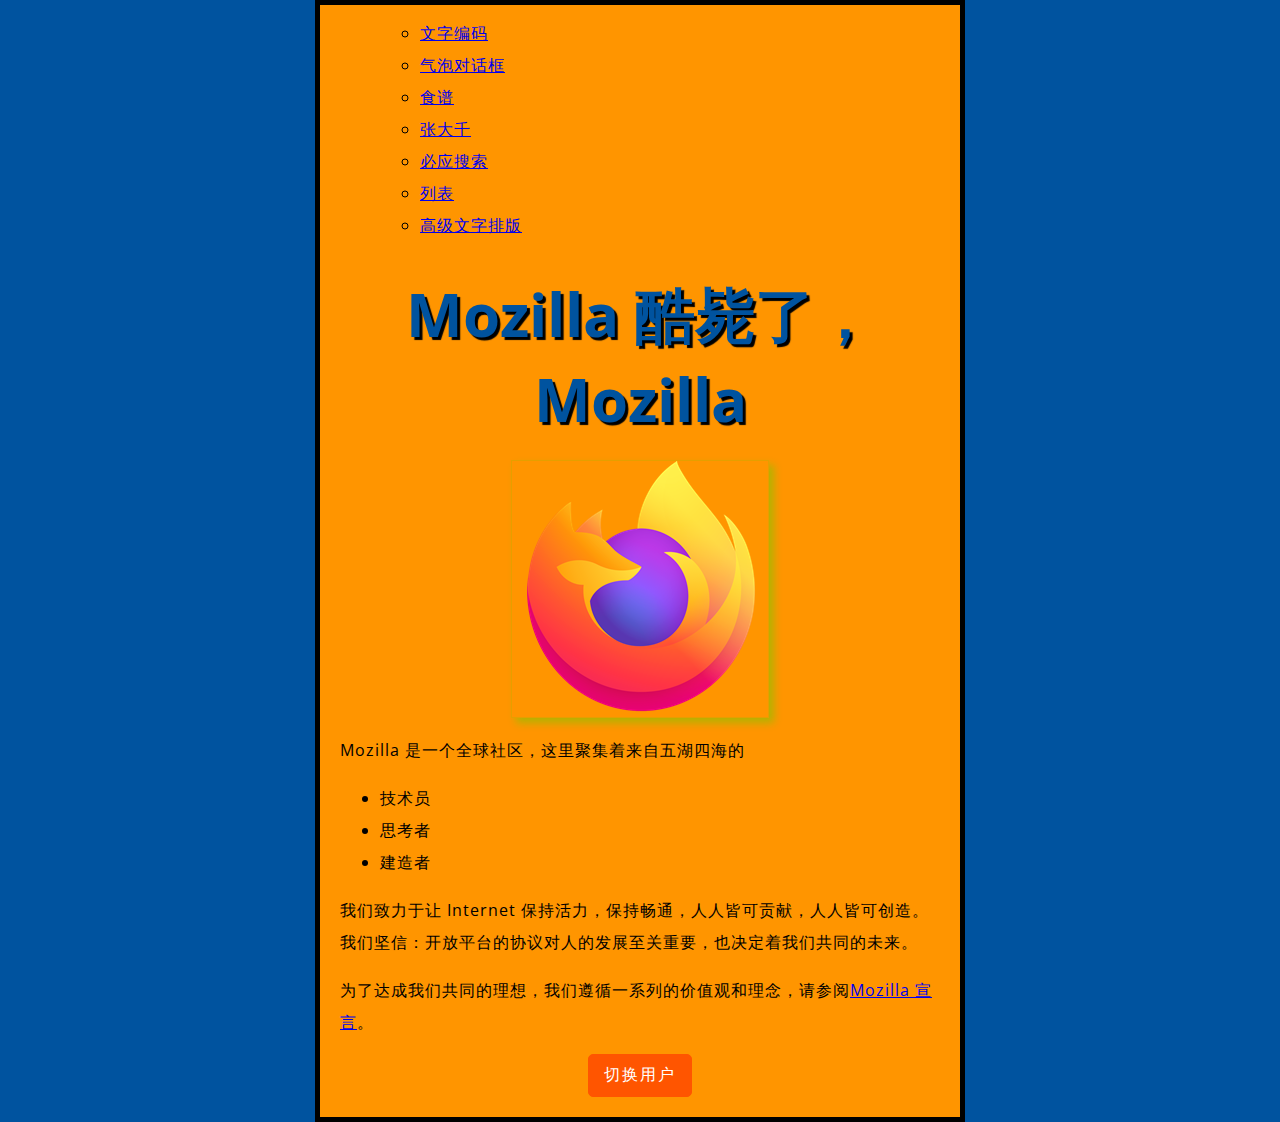
<file: index.html>
<!DOCTYPE html>
<html lang="en">
<head>
    <meta charset="UTF-8">
    <meta http-equiv="X-UA-Compatible" content="IE=edge">
    <meta name="viewport" content="width=device-width, initial-scale=1.0">
    <title>MySite</title>
    <link rel="stylesheet" href="./styles/app.css">
    <link rel="preconnect" href="https://fonts.googleapis.com">
    <link rel="preconnect" href="https://fonts.gstatic.com" crossorigin>
    <link href="https://fonts.googleapis.com/css2?family=Open+Sans&display=swap" rel="stylesheet">
</head>
<body>
    <menu>
        <ul>
            <li><a href="lang.html" title="文字编码">文字编码</a></li>
            <li><a href="bubble.html" title="气泡对话框">气泡对话框</a></li>
            <li><a href="cookbook.html" title="食谱">食谱</a></li>
            <li><a href="cookbook.html#daqian" title="张大千">张大千</a></li>
            <li><a href="https://bing.com" title="必应搜索" target="_blank">必应搜索</a></li>
            <li><a href="list.html" title="列表">列表</a></li>
            <li><a href="text.html" title="高级文字排版">高级文字排版</a></li>
        </ul>
    </menu>
    <h1>Mozilla 酷毙了！</h1>
    <img src="./images/firefox-icon.png" alt="firefox" srcset="./images/firefox-icon.png">
    <p>Mozilla 是一个全球社区，这里聚集着来自五湖四海的</p>
    <ul>
        <li>技术员</li>
        <li>思考者</li>
        <li>建造者</li>
    </ul>
    <p>我们致力于让 Internet 保持活力，保持畅通，人人皆可贡献，人人皆可创造。我们坚信：开放平台的协议对人的发展至关重要，也决定着我们共同的未来。</p>
    <p>为了达成我们共同的理想，我们遵循一系列的价值观和理念，请参阅<a href="https://www.mozilla.org/zh-CN/about/manifesto/">Mozilla 宣言</a>。</p>
    <button>切换用户</button>
    <script src="./scripts/main.js"></script>
</body>
</html>
</file>
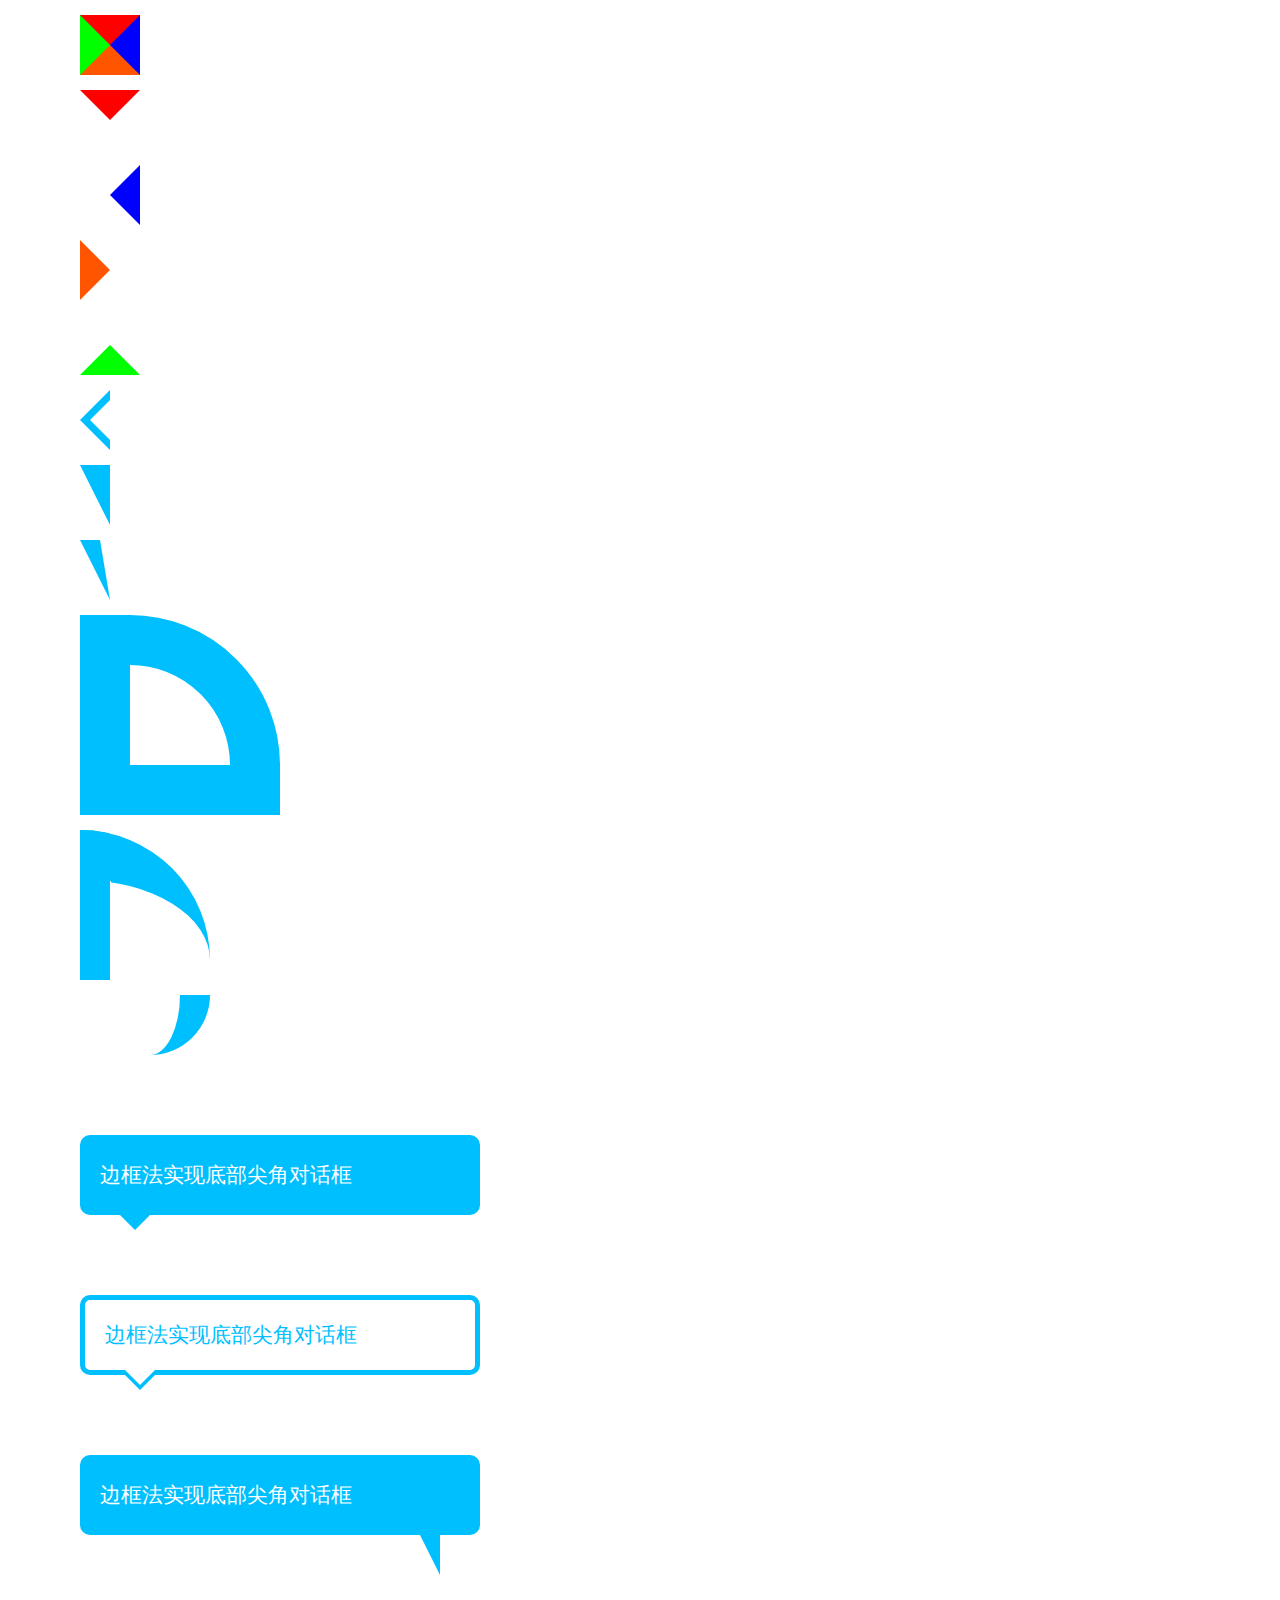
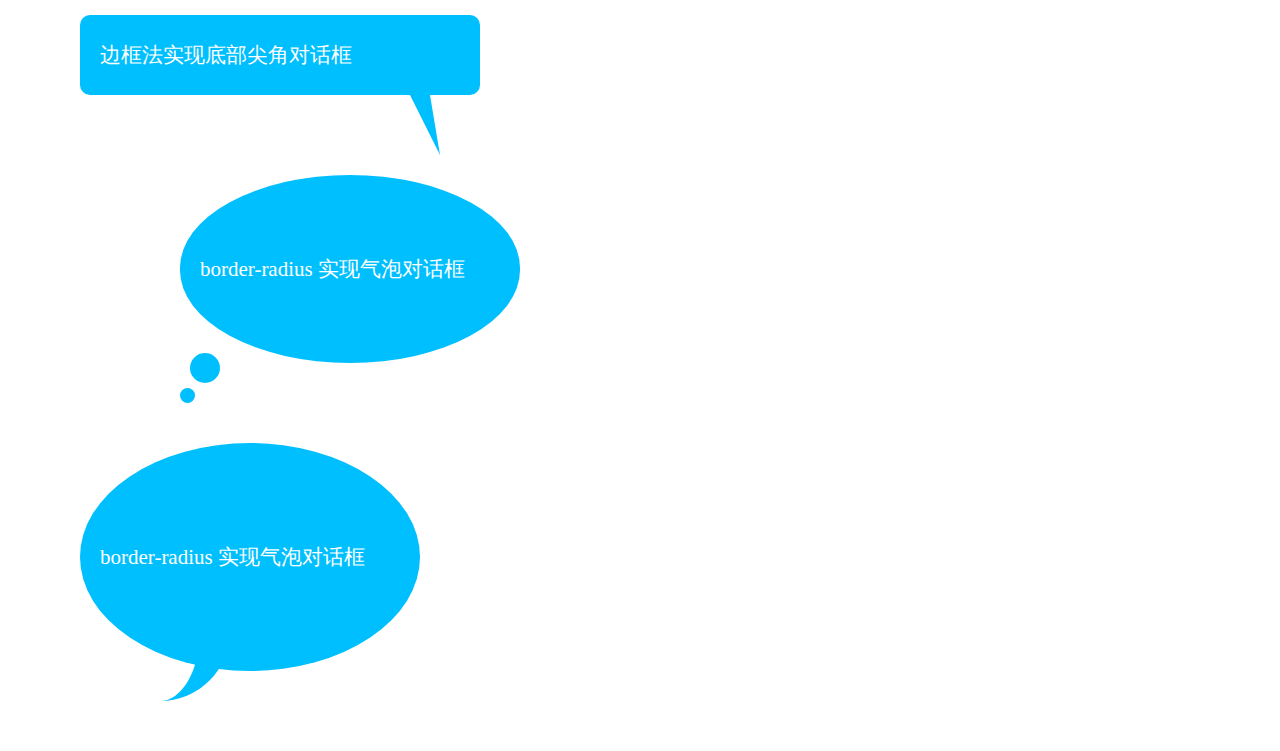
<file: bubble.html>
<!DOCTYPE html>
<html lang="en">
<head>
    <meta charset="UTF-8">
    <meta http-equiv="X-UA-Compatible" content="IE=edge">
    <meta name="viewport" content="width=device-width, initial-scale=1.0">
    <title>气泡对话框</title>
    <style>
        body {
            margin: 0;
            padding: 0 80px;
            background-color: #fff;
        }
        div {
            margin: 15px 0;
        }
        .box01 {
            width: 0;
            height: 0;
            font-size: 0; /* 兼容IE6 */
            overflow: hidden; /* 兼容IE6 */
            border-style: solid;
            border-width: 30px;
            border-color: #f00 #00f #ff5500 #0f0;
        }
        .box02 {
            width: 0;
            height: 0;
            font-size: 0; /* 兼容IE6 */
            overflow: hidden; /* 兼容IE6 */
            border-style: solid;
            border-width: 30px;
            border-color: #f00 transparent transparent;
        }
        .box03 {
            width: 0;
            height: 0;
            font-size: 0; /* 兼容IE6 */
            overflow: hidden; /* 兼容IE6 */
            border-style: solid;
            border-width: 30px;
            border-color: transparent #00f transparent transparent;
        }
        .box04 {
            width: 0;
            height: 0;
            font-size: 0; /* 兼容IE6 */
            overflow: hidden; /* 兼容IE6 */
            border-style: solid;
            border-width: 30px;
            border-color: transparent transparent transparent #ff5500;
        }
        .box05 {
            width: 0;
            height: 0;
            font-size: 0; /* 兼容IE6 */
            overflow: hidden; /* 兼容IE6 */
            border-style: solid;
            border-width: 30px;
            border-color: transparent transparent #0f0;
        }
        .box06 {
            width: 0;
            height: 0;
            border-top: 30px solid transparent;
            border-right: 30px solid deepskyblue;
            border-bottom: 30px solid transparent;
            border-left: 0px solid transparent;
            position: relative;
        }
        .box06::before {
            width: 0;
            height: 0;
            content: '';
            border-top: 20px solid transparent;
            border-right: 20px solid #fff;
            border-bottom: 20px solid transparent;
            border-left: 0px solid transparent;
            position: absolute;
            top: -20px;
            left: 10px;
        }
        .box07 {
            width: 0;
            height: 0;
            font-size: 0;
            overflow: hidden;
            border-top: 30px solid deepskyblue;
            border-right: 15px solid deepskyblue;
            border-bottom: 30px solid transparent;
            border-left: 15px solid transparent;
        }
        .box08 {
            width: 0;
            height: 0;
            font-size: 0;
            border-style: solid;
            border-width: 30px 15px;
            border-color: deepskyblue deepskyblue transparent transparent;
            position: relative;
        }
        .box08::before {
            content: '';
            width: 0;
            height: 0;
            font-size: 0;
            border-style: solid;
            border-width: 30px 5px;
            border-color: #fff #fff transparent transparent;
            position: absolute;
            left: 5px;
            top: -30px;
        }
        .box09 {
            width: 100px;
            height: 100px;
            font-size: 0;
            border-style: solid;
            border-width: 50px;
            border-color: deepskyblue;
            position: relative;
            border-radius: 0 150px 0 0;
        }
        .box10 {
            width: 100px;
            height: 100px;
            font-size: 0;
            overflow: hidden;
            border-style: solid;
            border-width: 50px 0px 0px 30px;
            border-color: deepskyblue;
            border-radius: 0 250px 0 0;
            position: relative;
        }
        .box11 {
            width: 100px;
            height: 60px;
            font-size: 0;
            overflow: hidden;
            border-style: solid;
            border-width: 0 30px 0 0;
            border-color: deepskyblue;
            border-radius: 0 0 150px 0;
            position: relative;
        }
        .chat_box {
            margin: 80px 0;
        }
        .chat_box_01 {
            width: 360px;
            height: 80px;
            line-height: 80px;
            background-color: deepskyblue;
            font-size: 21px;
            color: #fff;
            border-radius: 10px;
            padding: 0 20px;
            position: relative;
        }
        .chat_box_icon_01 {
            width: 0;
            height: 0;
            border-style: solid;
            border-width: 15px;
            border-color: deepskyblue transparent transparent;
            position: absolute;
            top: 80px;
            left: 40px;
        }
        .chat_box_02 {
            width: 350px;
            height: 70px;
            line-height: 70px;
            background-color: #fff;
            border: 5px solid deepskyblue;
            font-size: 21px;
            color: deepskyblue;
            padding: 0 20px;
            border-radius: 10px;
            position: relative;
        }
        .chat_box_icon_02 {
            width: 0;
            height: 0;
            border-style: solid;
            border-width: 15px;
            border-color: deepskyblue transparent transparent;
            position: absolute;
            top: 75px;
            left: 40px;
            z-index: 999;
        }
        .chat_box_02::before {
            content: '';
            width: 0;
            height: 0;
            border-style: solid;
            border-width: 15px;
            border-color: #fff transparent transparent;
            position: absolute;
            top: 70px;
            left: 40px;
            z-index: 9999;
        }
        .chat_box_03 {
            width: 360px;
            height: 80px;
            line-height: 80px;
            border-radius: 10px;
            background-color: deepskyblue;
            padding: 0 20px;
            font-size: 21px;
            color: #fff;
            position: relative;
        }
        .chat_box_icon_03 {
            width: 0;
            height: 0;
            font-size: 0;
            overflow: hidden;
            border-style: solid;
            border-width: 20px 10px;
            border-color: deepskyblue deepskyblue transparent transparent;
            position: absolute;
            top: 80px;
            right: 40px;
        }
        .chat_box_04 {
            width: 360px;
            height: 80px;
            line-height: 80px;
            background-color: deepskyblue;
            padding: 0 20px;
            border-radius: 10px;
            font-size: 21px;
            color: #fff;
            position: relative;
        }
        .chat_box_icon_04 {
            width: 0;
            height: 0;
            font-size: 0;
            border-style: solid;
            border-width: 30px 15px;
            border-color: deepskyblue deepskyblue transparent transparent;
            position: absolute;
            top: 80px;
            right: 40px;
            z-index: 999;
        }
        .chat_box_icon_04::after {
            content: '';
            width: 0;
            height: 0;
            font-size: 0;
            border-style: solid;
            border-width: 30px 5px;
            border-color: #fff  #fff transparent transparent;
            position: absolute;
            top: -30px;
            left: 5px;
            z-index: 9999;
        }
        .chat_box_05 {
            width: 300px;
            padding: 80px 20px;
            margin-left: 100px;
            background-color: deepskyblue;
            border-radius: 220px / 120px;
            /* border-top-left-radius: 220px 120px; */
            /* border-top-right-radius: 220px 120px; */
            /* border-bottom-left-radius: 220px 120px; */
            /* border-bottom-right-radius: 220px 120px; */
            font-size: 21px;
            color: #fff;
            position: relative;
        }
        .chat_box_icon_bot_05 {
            width: 30px;
            height: 30px;
            border-radius: 30px;
            background-color: deepskyblue;
            position: absolute;
            left: 10px;
            bottom: -20px;
        }
        .chat_box_icon_top_05 {
            content: '';
            width: 15px;
            height: 15px;
            border-radius: 15px;
            background-color: deepskyblue;
            position: absolute;
            left: 0px;
            bottom: -40px;
        }
        .chat_box_06 {
            width: 300px;
            height: auto;
            padding: 100px 20px;
            border-radius: 50%;
            background-color: deepskyblue;
            font-size: 21px;
            color: #fff;
            position: relative;
        }
        .chat_box_icon_06 {
            content: '';
            width: 60px;
            height: 70px;
            border-width: 0 30px 0 0;
            border-style: solid;
            border-color: transparent deepskyblue transparent transparent;
            border-radius: 0 0 100px 0;
            position: absolute;
            left: 60px;
            bottom: -30px;
            z-index: -1;
        }
    </style>
</head>
<body>
    <div class="container">
        <div class="box01"></div>
        <div class="box02"></div>
        <div class="box03"></div>
        <div class="box04"></div>
        <div class="box05"></div>
        <div class="box06"></div>
        <div class="box07"></div>
        <div class="box08"></div>
        <div class="box09"></div>
        <div class="box10"></div>
        <div class="box11"></div>
        <div class="chat_box_01 chat_box">
            <span class="chat_box_icon_01"></span>
            边框法实现底部尖角对话框
        </div>
        <div class="chat_box_02 chat_box">
            <span class="chat_box_icon_02"></span>
            边框法实现底部尖角对话框
        </div>
        <div class="chat_box_03 chat_box">
            <span class="chat_box_icon_03"></span>
            边框法实现底部尖角对话框
        </div>
        <div class="chat_box_04 chat_box">
            <span class="chat_box_icon_04"></span>
            边框法实现底部尖角对话框
        </div>
        <div class="chat_box_05 chat_box">
            <span class="chat_box_icon_bot_05"></span>
            <span class="chat_box_icon_top_05"></span>
            border-radius 实现气泡对话框
        </div>
        <div class="chat_box_06 chat_box">
            <span class="chat_box_icon_06"></span>
            border-radius 实现气泡对话框
        </div>
    </div>
</body>
</html>
</file>
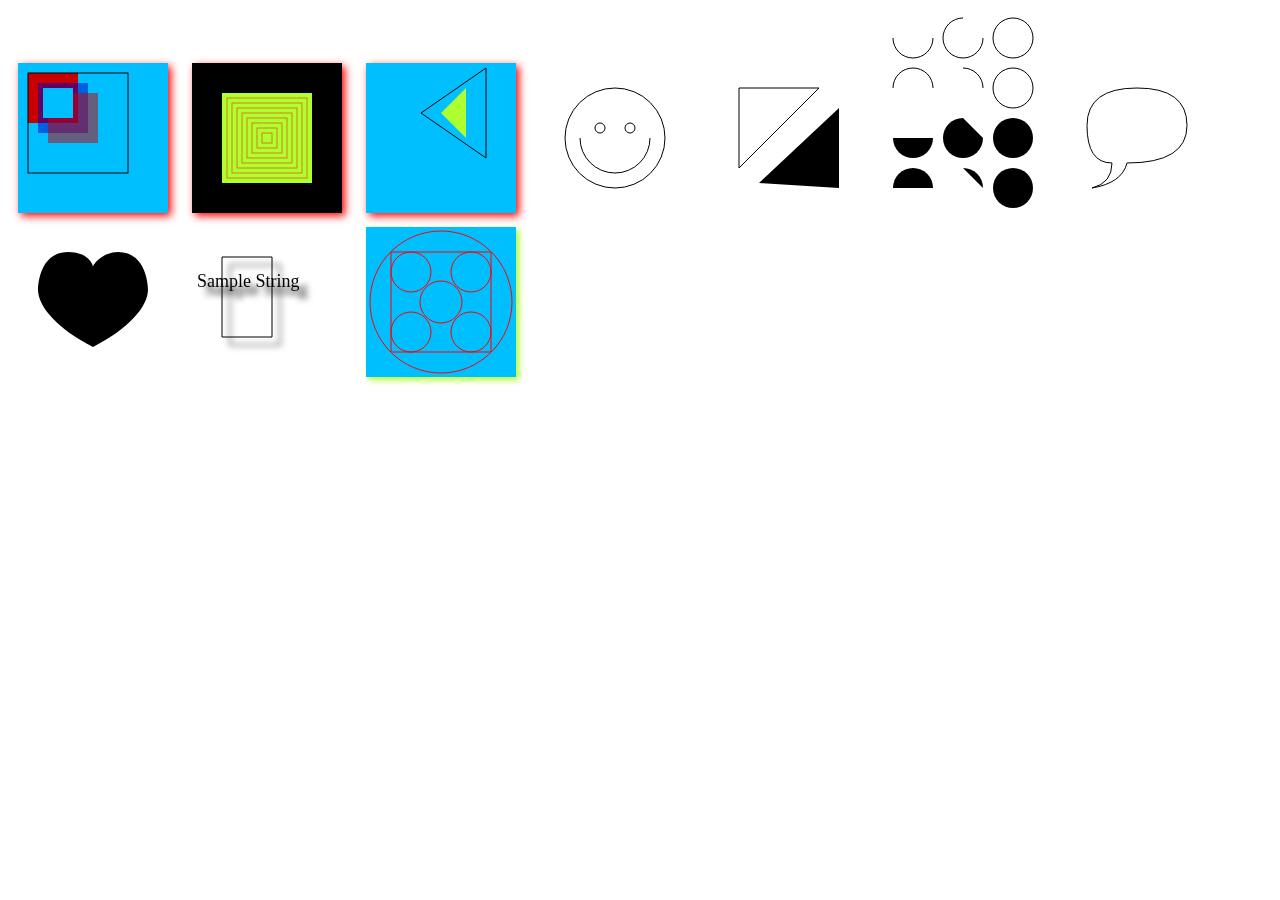
<file: canvas.html>
<!DOCTYPE html>
<html lang="en">
<head>
    <meta charset="UTF-8">
    <meta http-equiv="X-UA-Compatible" content="IE=edge">
    <meta name="viewport" content="width=device-width, initial-scale=1.0">
    <title>Canvas</title>
    <style>
        canvas {
            margin: 5px 10px;
        }
    </style>
</head>
<body>
    <canvas id="canvas01" width="150" height="150">
        不支持 canvas 的浏览器将显示该替换内容
    </canvas>
    <canvas id="canvas02" width="150" height="150"></canvas>
    <canvas id="canvas03" width="150" height="150"></canvas>
    <canvas id="canvas04" width="150" height="150"></canvas>
    <canvas id="canvas05" width="150" height="150"></canvas>
    <canvas id="canvas06" width="150" height="200"></canvas>
    <canvas id="canvas07" width="150" height="150"></canvas>
    <canvas id="canvas08" width="150" height="150"></canvas>
    <canvas id="canvas09" width="150" height="150"></canvas>
    <canvas id="canvas10" width="150" height="150"></canvas>
    <script>
        function draw01() {
            var canvas01 = document.getElementById("canvas01");
            canvas01.style.background = "deepskyblue";
            canvas01.style.boxShadow = "3px 3px 8px #f00";
            if (canvas01.getContext) {
                var ctx = canvas01.getContext("2d");

                ctx.fillStyle = "rgb(200, 0, 0)";
                ctx.fillRect(10, 10, 50, 50); // x, y, width, height

                ctx.fillStyle = "rgba(0, 0, 200, 0.5)";
                ctx.fillRect(20, 20, 50, 50);

                ctx.fillStyle = "rgba(200, 0, 0, 0.5)";
                ctx.fillRect(30, 30, 50, 50);

                ctx.clearRect(25, 25, 30, 30);

                ctx.strokeRect(10, 10, 100, 100);
            }
        }
        draw01();
        function draw02() {
            let canvas02 = document.getElementById("canvas02");
            canvas02.style.background = "greenyellow";
            canvas02.style.boxShadow = "3px 3px 8px #f00";
            if (canvas02.getContext) {
                let ctx = canvas02.getContext("2d");
                ctx.fillStyle = "rgb(0, 0, 0)";
                ctx.fillRect(0, 0, 150, 150);

                ctx.clearRect(30, 30, 90, 90);

                ctx.strokeStyle = "rgba(255, 0, 0, 0.5)";
                ctx.strokeRect(35, 35, 80, 80);
                ctx.strokeRect(40, 40, 70, 70);
                ctx.strokeRect(45, 45, 60, 60);
                ctx.strokeRect(50, 50, 50, 50);
                ctx.strokeRect(55, 55, 40, 40);
                ctx.strokeRect(60, 60, 30, 30);
                ctx.strokeRect(65, 65, 20, 20);
                ctx.strokeRect(70, 70, 10, 10);
            }
        }
        draw02();
        function draw03() {
            let canvas03 = document.getElementById("canvas03");
            canvas03.style.background = "deepskyblue";
            canvas03.style.boxShadow = "3px 3px 8px #f00";
            if (canvas03.getContext) {
                let ctx = canvas03.getContext("2d");
                ctx.beginPath();
                ctx.moveTo(75, 50);
                ctx.lineTo(100, 75);
                ctx.lineTo(100, 25);
                // ctx.fillStyle = "rgba(0, 180, 180, 0.5)";
                // ctx.fillStyle = "deepskyblue";
                ctx.fillStyle = "greenyellow";
                ctx.fill();

                ctx.beginPath();
                ctx.moveTo(55, 50);
                ctx.lineTo(120, 95);
                ctx.lineTo(120, 5);
                // ctx.lineTo(55, 50);
                ctx.closePath(); // 闭合路径
                ctx.stroke();
            }
        }
        draw03();
        function draw04() {
            let canvas04 = document.getElementById('canvas04');
            if (canvas04.getContext) {
                let ctx = canvas04.getContext('2d');

                ctx.beginPath();
                ctx.arc(75, 75, 50, 0, Math.PI * 2, true); // 头部
                ctx.moveTo(110, 75);
                ctx.arc(75, 75, 35, 0, Math.PI, false); // 嘴巴
                ctx.moveTo(65, 65);
                ctx.arc(60, 65, 5, 0, Math.PI * 2, true); // 左眼
                ctx.moveTo(95, 65);
                ctx.arc(90, 65, 5, 0, Math.PI * 2, true); // 右眼
                ctx.stroke();
            }
        }
        draw04();
        function draw05() {
            let canvas05 = document.getElementById('canvas05');
            if (canvas05.getContext) {
                let ctx = canvas05.getContext('2d');

                ctx.beginPath();
                ctx.moveTo(25, 25);
                ctx.lineTo(105, 25);
                ctx.lineTo(25, 105);
                ctx.closePath();
                ctx.stroke();

                ctx.beginPath();
                ctx.moveTo(125, 125);
                ctx.lineTo(125, 45);
                ctx.lineTo(45, 120);
                ctx.fill();
            }
        }
        draw05();
        function draw06() {
            let canvas06 = document.getElementById('canvas06');
            if (canvas06.getContext) {
                let ctx = canvas06.getContext('2d');
                for (let i = 0; i < 4; i++) {
                    for (let j = 0; j < 3; j++) {
                        ctx.beginPath();
                        let x = 25 + j * 50; // x 轴坐标
                        let y = 25 + i * 50; // y 轴坐标
                        let radius = 20; // 圆弧半径
                        let startAngle = 0; // 开始点
                        let endAngle = Math.PI + (Math.PI * j) / 2; // 结束点
                        let anticlockwise = i % 2 == 0 ? false : true; // 逆时针或顺时针
                        ctx.arc(x, y, radius, startAngle, endAngle, anticlockwise);
                        if (i > 1) {
                            ctx.fill();
                        } else {
                            ctx.stroke();
                        }
                    }
                }
            }
        }
        draw06();
        function draw07() {
            let canvas07 = document.getElementById('canvas07');

            if (canvas07.getContext) {
                let ctx = canvas07.getContext('2d');

                ctx.beginPath();
                ctx.moveTo(75, 25);
                ctx.quadraticCurveTo(25, 25, 25, 62.5);
                ctx.quadraticCurveTo(25, 100, 50, 100);
                ctx.quadraticCurveTo(50, 120, 30, 125);
                ctx.quadraticCurveTo(60, 120, 65, 100);
                ctx.quadraticCurveTo(125, 100, 125, 62.5);
                ctx.quadraticCurveTo(125, 25, 75, 25);
                ctx.stroke();
            }
        }
        draw07();
        function draw08() {
            let canvas08 = document.getElementById('canvas08');
            if (canvas08.getContext) {
                let ctx = canvas08.getContext('2d');

                ctx.beginPath();
                ctx.moveTo(75, 40);
                ctx.bezierCurveTo(75, 37, 70, 25, 50, 25);
                ctx.bezierCurveTo(20, 25, 20, 62.5, 20, 62.5);
                ctx.bezierCurveTo(20, 80, 40, 102, 75, 120);
                ctx.bezierCurveTo(110, 102, 130, 80, 130, 62.5);
                ctx.bezierCurveTo(130, 62.5, 130, 25, 100, 25);
                ctx.bezierCurveTo(85, 25, 75, 37, 75, 40);
                ctx.fill();
            }
        }
        draw08();
        function draw09() {
            let canvas09 = document.getElementById('canvas09');
            if (canvas09.getContext) {
                let ctx = canvas09.getContext('2d');

                ctx.shadowOffsetX = 8;
                ctx.shadowOffsetY = 8;
                ctx.shadowBlur = 6;
                ctx.shadowColor = "#000";
                ctx.rect(30, 30, 50, 80);
                ctx.font = "18px Times New Roman";
                ctx.fillText("Sample String", 5, 60);

                ctx.stroke();
            }
        }
        draw09();
        function draw10() {
            let canvas10 = document.getElementById('canvas10');
            canvas10.style.background = "deepskyblue";
            canvas10.style.boxShadow = "3px 3px 6px greenyellow";
            if (canvas10.getContext) {
                let ctx = canvas10.getContext('2d');

                ctx.strokeStyle = "#f00";
                ctx.beginPath();
                ctx.moveTo(25, 25);
                ctx.rect(25, 25, 100, 100);
                ctx.moveTo(65, 45);
                ctx.arc(45, 45, 20, 0, Math.PI * 2, false);
                ctx.moveTo(125, 45);
                ctx.arc(105, 45, 20, 0, Math.PI * 2, false);
                ctx.moveTo(125, 105);
                ctx.arc(105, 105, 20, 0, Math.PI * 2, false);
                ctx.moveTo(65, 105);
                ctx.arc(45, 105, 20, 0, Math.PI * 2, false);
                ctx.moveTo(96, 75);
                ctx.arc(75, 75, 21, 0, Math.PI * 2, false);
                ctx.moveTo(146, 75);
                ctx.arc(75, 75, 71, 0, Math.PI * 2, false);
                ctx.stroke();
            }
        }
        draw10();
    </script>
</body>
</html>
</file>
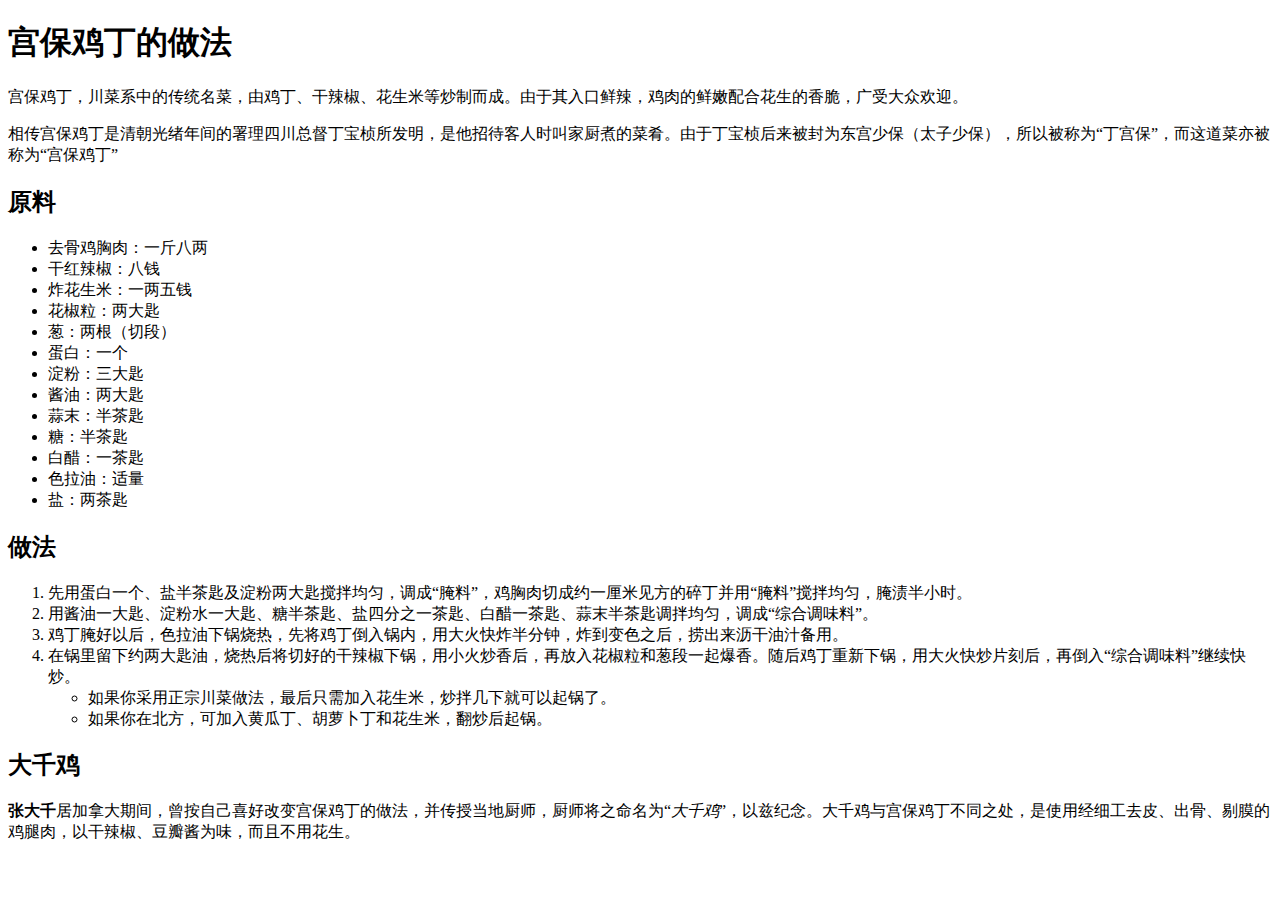
<file: cookbook.html>
<!DOCTYPE html>
<html lang="en">
<head>
    <meta charset="UTF-8">
    <meta http-equiv="X-UA-Compatible" content="IE=edge">
    <meta name="viewport" content="width=device-width, initial-scale=1.0">
    <title>Cookbook</title>
</head>
<body>
    <h1>宫保鸡丁的做法</h1>
    <p>宫保鸡丁，川菜系中的传统名菜，由鸡丁、干辣椒、花生米等炒制而成。由于其入口鲜辣，鸡肉的鲜嫩配合花生的香脆，广受大众欢迎。</p>

    <p>相传宫保鸡丁是清朝光绪年间的署理四川总督丁宝桢所发明，是他招待客人时叫家厨煮的菜肴。由于丁宝桢后来被封为东宫少保（太子少保），所以被称为“丁宫保”，而这道菜亦被称为“宫保鸡丁”</p>

    <h2>原料</h2>
    <ul>
        <li>去骨鸡胸肉：一斤八两</li>
        <li>干红辣椒：八钱</li>
        <li>炸花生米：一两五钱</li>
        <li>花椒粒：两大匙</li>
        <li>葱：两根（切段）</li>
        <li>蛋白：一个</li>
        <li>淀粉：三大匙</li>
        <li>酱油：两大匙</li>
        <li>蒜末：半茶匙</li>
        <li>糖：半茶匙</li>
        <li>白醋：一茶匙</li>
        <li>色拉油：适量</li>
        <li>盐：两茶匙</li>
    </ul>

    <h2>做法</h2>
    <ol>
        <li>先用蛋白一个、盐半茶匙及淀粉两大匙搅拌均匀，调成“腌料”，鸡胸肉切成约一厘米见方的碎丁并用“腌料”搅拌均匀，腌渍半小时。</li>
        <li>用酱油一大匙、淀粉水一大匙、糖半茶匙、盐四分之一茶匙、白醋一茶匙、蒜末半茶匙调拌均匀，调成“综合调味料”。</li>
        <li>鸡丁腌好以后，色拉油下锅烧热，先将鸡丁倒入锅内，用大火快炸半分钟，炸到变色之后，捞出来沥干油汁备用。</li>
        <li>
            在锅里留下约两大匙油，烧热后将切好的干辣椒下锅，用小火炒香后，再放入花椒粒和葱段一起爆香。随后鸡丁重新下锅，用大火快炒片刻后，再倒入“综合调味料”继续快炒。
            <ul>
                <li>如果你采用正宗川菜做法，最后只需加入花生米，炒拌几下就可以起锅了。</li>
                <li>如果你在北方，可加入黄瓜丁、胡萝卜丁和花生米，翻炒后起锅。</li>
            </ul>
        </li>
    </ol>
    
    <h2>大千鸡</h2>
    <p><strong id="daqian">张大千</strong>居加拿大期间，曾按自己喜好改变宫保鸡丁的做法，并传授当地厨师，厨师将之命名为“<em>大千鸡</em>”，以兹纪念。大千鸡与宫保鸡丁不同之处，是使用经细工去皮、出骨、剔膜的鸡腿肉，以干辣椒、豆瓣酱为味，而且不用花生。</p>
</body>
</html>
</file>
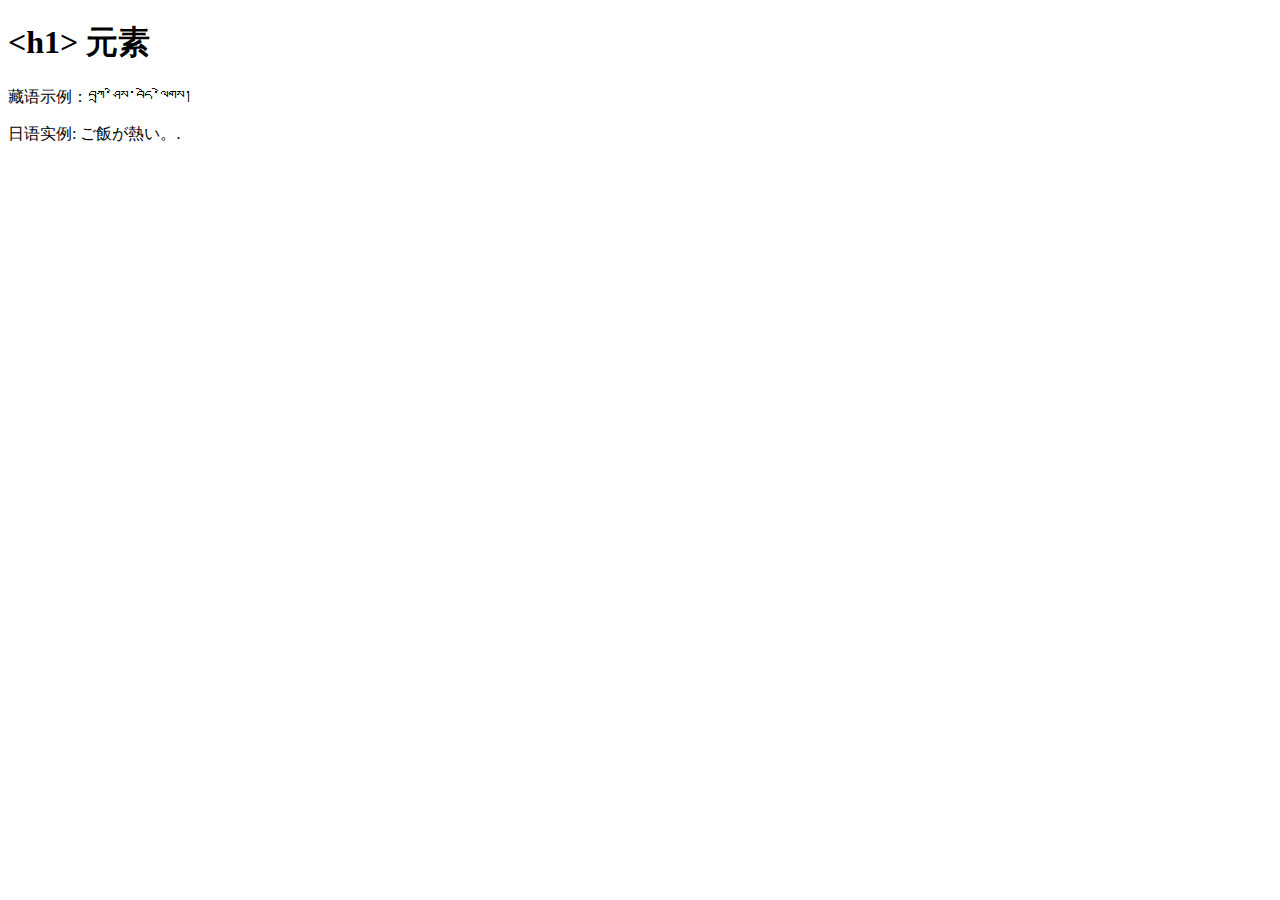
<file: lang.html>
<!DOCTYPE html>
<html lang="en">
<head>
    <meta charset="UTF-8">
    <meta http-equiv="X-UA-Compatible" content="IE=edge">
    <meta name="viewport" content="width=device-width, initial-scale=1.0">
    <meta name="author" content="Jerry & Tom">
    <meta name="description" content="This is a test html">
    <title>&lt;title&gt; 元素</title>
</head>
<body>
    <h1>&lt;h1&gt; 元素</h1>
    <p>藏语示例：བཀྲ་ཤིས་བདེ་ལེགས།</p>
    <p>日语实例: <span lang="jp">ご飯が熱い。</span>.</p>
</body>
</html>
</file>
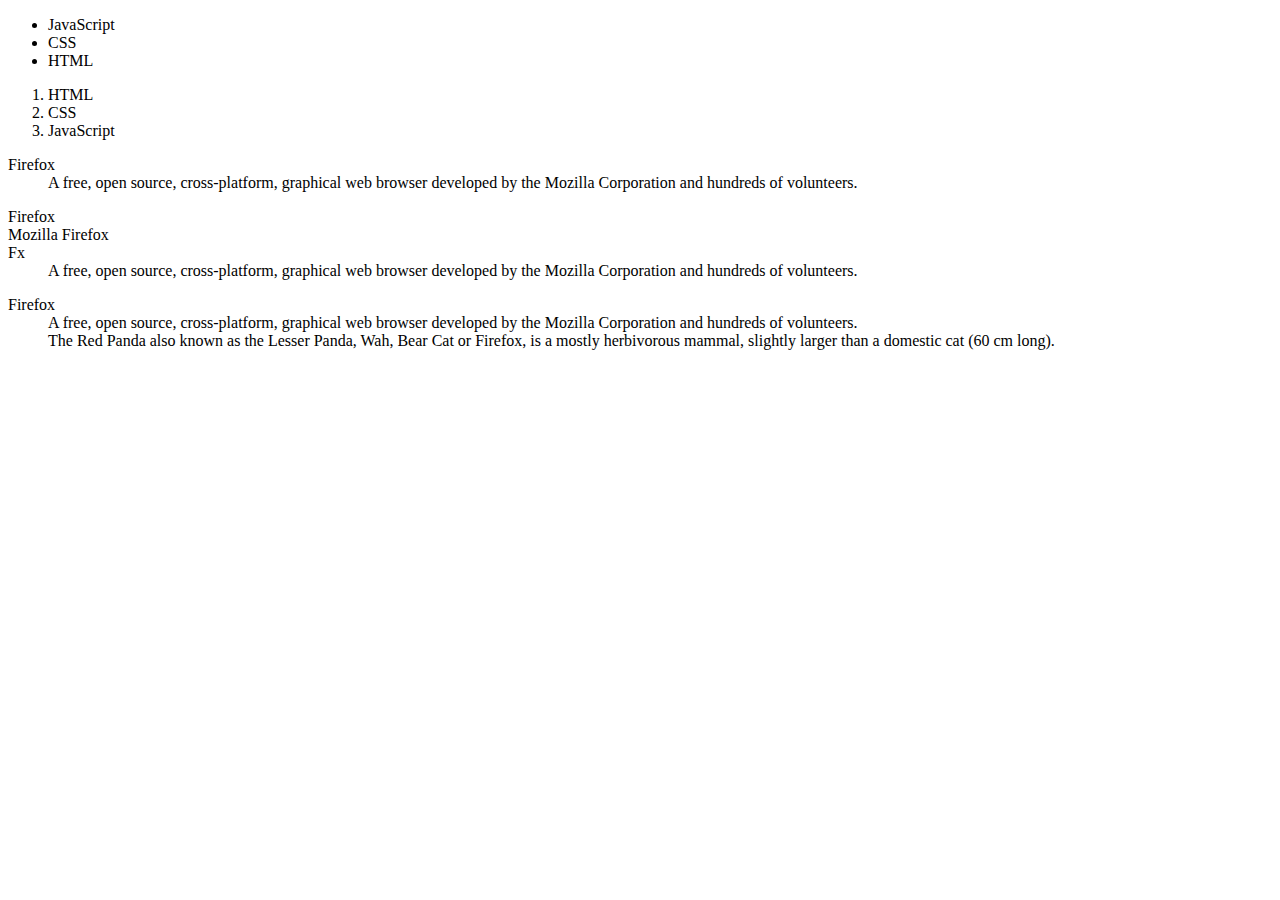
<file: list.html>
<!DOCTYPE html>
<html lang="en">
<head>
    <meta charset="UTF-8">
    <meta http-equiv="X-UA-Compatible" content="IE=edge">
    <meta name="viewport" content="width=device-width, initial-scale=1.0">
    <title>列表</title>
</head>
<body>
    <ul>
        <li>JavaScript</li>
        <li>CSS</li>
        <li>HTML</li>
    </ul>
    <ol>
        <li>HTML</li>
        <li>CSS</li>
        <li>JavaScript</li>
    </ol>
    <dl>
        <dt>Firefox</dt>
        <dd>A free, open source, cross-platform, graphical web browser developed by the Mozilla Corporation and hundreds of volunteers.</dd>
    </dl>
    <dl>
        <dt>Firefox</dt>
        <dt>Mozilla Firefox</dt>
        <dt>Fx</dt>
        <dd>A free, open source, cross-platform, graphical web browser developed by the Mozilla Corporation and hundreds of volunteers.</dd>
    </dl>
    <dl>
        <dt>Firefox</dt>
        <dd>A free, open source, cross-platform, graphical web browser developed by the Mozilla Corporation and hundreds of volunteers.</dd>
        <dd>The Red Panda also known as the Lesser Panda, Wah, Bear Cat or Firefox, is a mostly herbivorous mammal, slightly larger than a domestic cat (60 cm long).</dd>
    </dl>
</body>
</html>
</file>
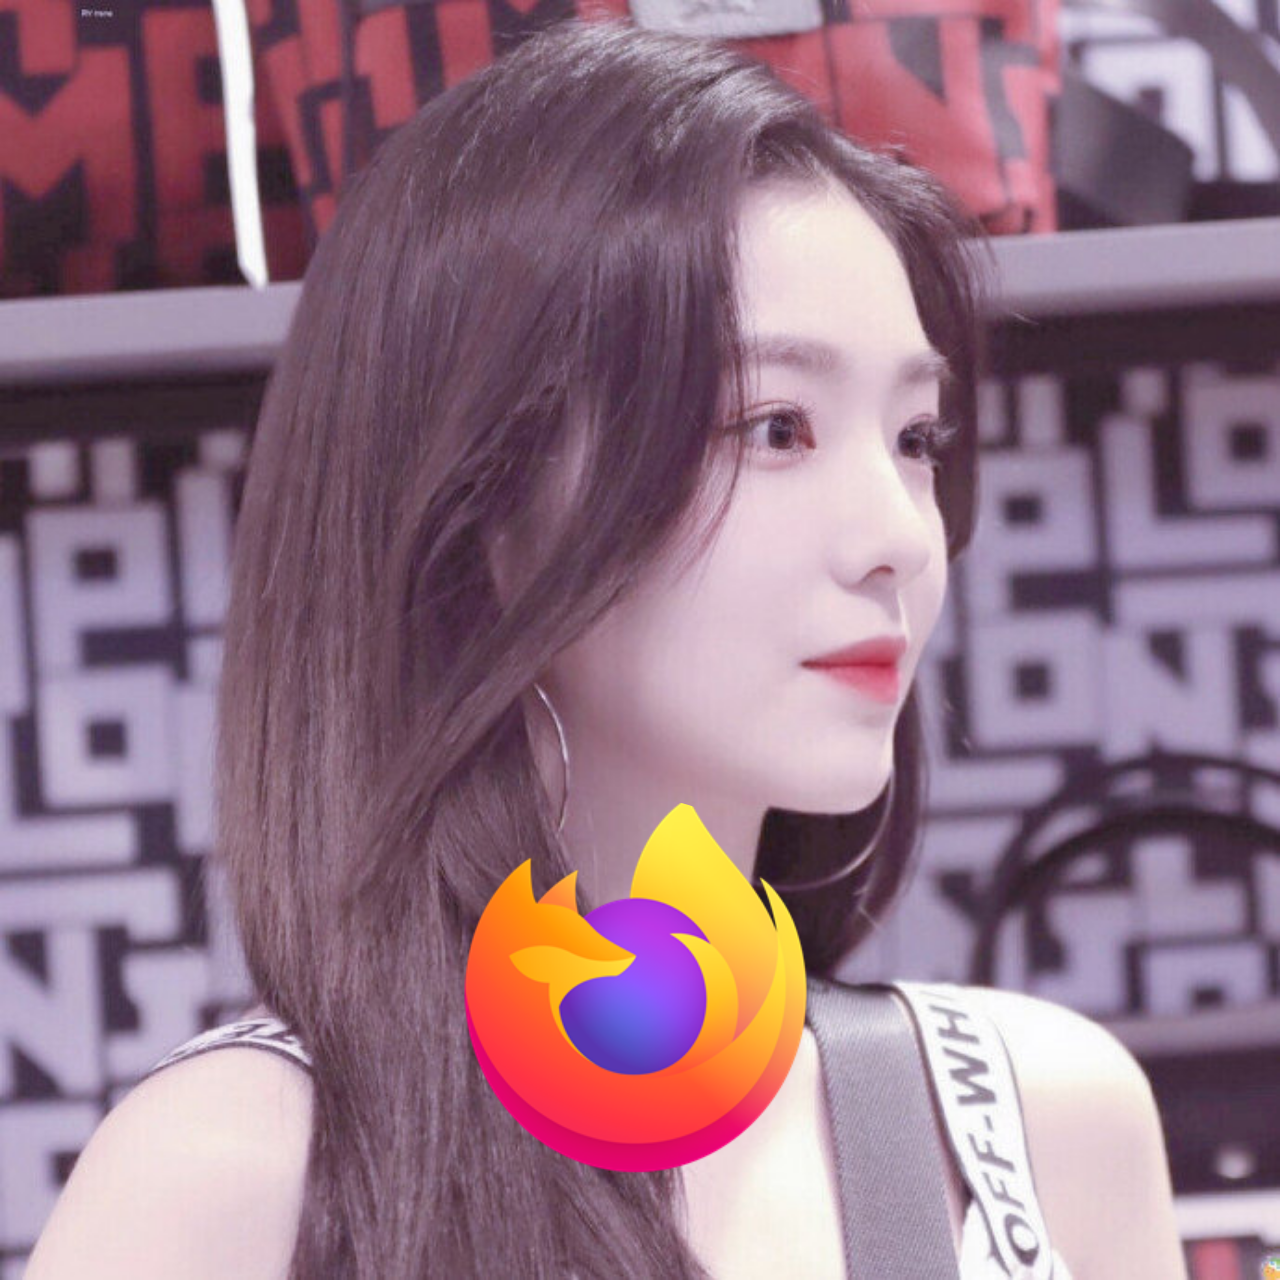
<file: poster.html>
<!DOCTYPE html>
<html lang="en">
<head>
    <meta charset="UTF-8">
    <meta http-equiv="X-UA-Compatible" content="IE=edge">
    <meta name="viewport" content="width=device-width, initial-scale=1.0">
    <title>店铺推广海报</title>
    <style>
        body,h1,h2,h3,h4,h5,h6,p,ul,ol,form{
            margin:0;
        }
        .container {
            position: relative;
        }
        .bgimg {
            width: 100%;
            height: auto;
        }
        .qrcode {
            width: 30%;
            height: auto;
            position: absolute;
            bottom: 8%;
            left: 34.5%;
            border-radius: 50%;
        }
    </style>
</head>
<body>
    <div class="container">
        <img class="bgimg" src="./images/mv.jpg" alt="海报背景图">
        <img class="qrcode" src="./images/firefox-icon.png" alt="小程序二维码">
    </div>
</body>
</html>
</file>
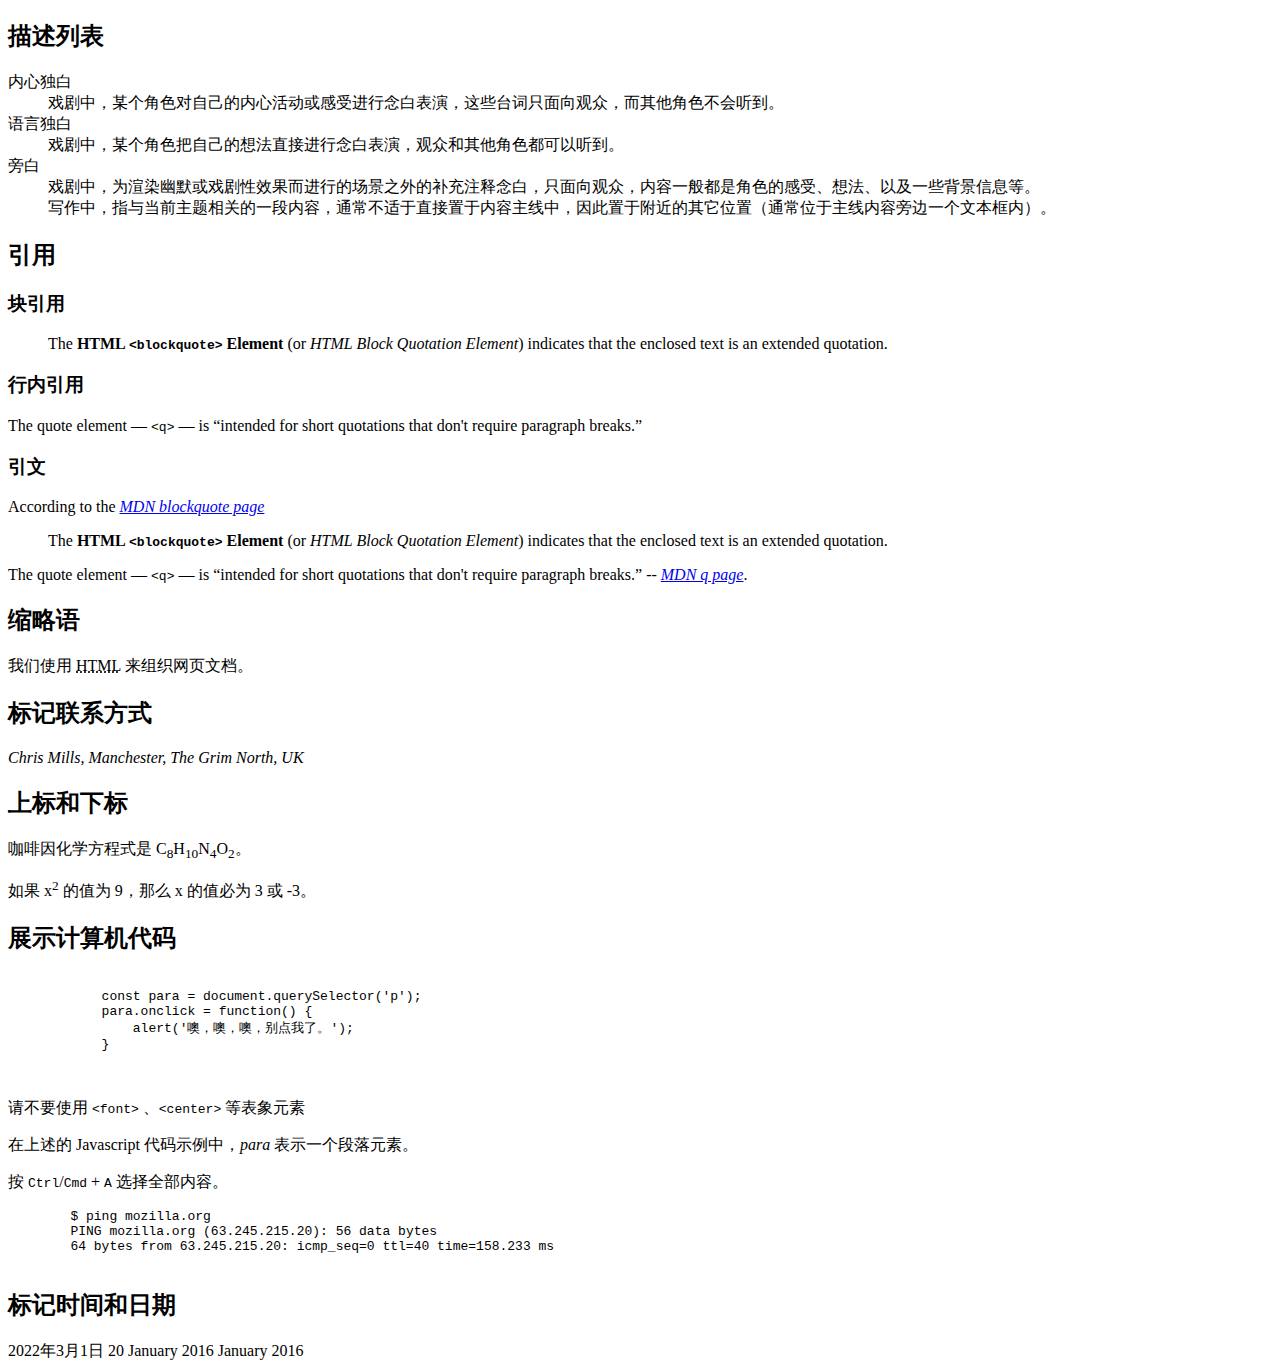
<file: text.html>
<!DOCTYPE html>
<html lang="en">
<head>
    <meta charset="UTF-8">
    <meta http-equiv="X-UA-Compatible" content="IE=edge">
    <meta name="viewport" content="width=device-width, initial-scale=1.0">
    <title>高级文字排版</title>
</head>
<body>
    <h2>描述列表</h2>
    <dl>
        <dt>内心独白</dt>
            <dd>戏剧中，某个角色对自己的内心活动或感受进行念白表演，这些台词只面向观众，而其他角色不会听到。</dd>
        <dt>语言独白</dt>
            <dd>戏剧中，某个角色把自己的想法直接进行念白表演，观众和其他角色都可以听到。</dd>
        <dt>旁白</dt>
            <dd>戏剧中，为渲染幽默或戏剧性效果而进行的场景之外的补充注释念白，只面向观众，内容一般都是角色的感受、想法、以及一些背景信息等。</dd>
            <dd>写作中，指与当前主题相关的一段内容，通常不适于直接置于内容主线中，因此置于附近的其它位置（通常位于主线内容旁边一个文本框内）。</dd>
    </dl>

    <h2>引用</h2>

    <h3>块引用</h3>
    <blockquote cite="https://developer.mozilla.org/en-US/docs/Web/HTML/Element/blockquote"><p>The <strong>HTML <code>&lt;blockquote&gt;</code> Element</strong> (or <em>HTML Block Quotation Element</em>) indicates that the enclosed text is an extended quotation.</p></blockquote>

    <h3>行内引用</h3>
    <p>The quote element — <code>&lt;q&gt;</code> — is <q cite="https://developer.mozilla.org/en-US/docs/Web/HTML/Element/q">intended for short quotations that don't require paragraph breaks.</q></p>

    <h3>引文</h3>
    <p>
        According to the <a href="https://developer.mozilla.org/en-US/docs/Web/HTML/Element/blockquote"><cite>MDN blockquote page</cite></a>
    </p>
    <blockquote cite="https://developer.mozilla.org/en-US/docs/Web/HTML/Element/blockquote">
        <p>The <strong>HTML <code>&lt;blockquote&gt;</code> Element</strong> (or <em>HTML Block Quotation Element</em>) indicates that the enclosed text is an extended quotation.</p>
    </blockquote>
    <p>
        The quote element — <code>&lt;q&gt;</code> — is <q cite="https://developer.mozilla.org/en-US/docs/Web/HTML/Element/q">intended for short quotations that don't require paragraph breaks.</q> -- <a href="https://developer.mozilla.org/en-US/docs/Web/HTML/Element/q"><cite>MDN q page</cite></a>.
    </p>

    <h2>缩略语</h2>
    <p>我们使用 <abbr title="超文本标记语言（Hyper text Markup Language）">HTML</abbr> 来组织网页文档。</p>

    <h2>标记联系方式</h2>
    <address>
        <p>Chris Mills, Manchester, The Grim North, UK</p>
    </address>

    <h2>上标和下标</h2>
    <p>咖啡因化学方程式是 C<sub>8</sub>H<sub>10</sub>N<sub>4</sub>O<sub>2</sub>。</p>
    <p>如果 x<sup>2</sup> 的值为 9，那么 x 的值必为 3 或 -3。</p>

    <h2>展示计算机代码</h2>
    <pre>
        <code>
            const para = document.querySelector('p');
            para.onclick = function() {
                alert('噢，噢，噢，别点我了。');
            }
        </code>
    </pre>
    <p>请不要使用 <code>&lt;font&gt;</code> 、<code>&lt;center&gt;</code> 等表象元素</p>
    <p>在上述的 Javascript 代码示例中，<var>para</var> 表示一个段落元素。</p>
    <p>按 <kbd>Ctrl</kbd>/<kbd>Cmd</kbd> + <kbd>A</kbd> 选择全部内容。</p>
    <pre>
        $ <kbd>ping mozilla.org</kbd>
        <samp>PING mozilla.org (63.245.215.20): 56 data bytes
        64 bytes from 63.245.215.20: icmp_seq=0 ttl=40 time=158.233 ms</samp>
    </pre>

    <h2>标记时间和日期</h2>
    <time datetime="2022-03-01">2022年3月1日</time>
    <time datetime="2016-01-20">20 January 2016</time>
    <time datetime="2016-01">January 2016</time>
</body>
</html>
</file>
<file: styles/app.css>
@charset "utf-8";

html {
    font-size: 12px;
    font-family: 'Open Sans', 'Helvetica Neue', sans-serif;
    background-color: #00539F;
}

body {
    width: 600px;
    margin: 0 auto;
    background-color: #ff9500;
    padding: 0 20px 20px 20px;
    border: 5px solid black;
}

h1 {
    margin: 0;
    padding: 20px 0;
    color: #00539F;
    text-shadow: 3px 3px 1px black;
    font-size: 60px;
    text-align: center;
}

p, li {
    font-size: 16px;
    line-height: 2;
    letter-spacing: 1px;
}

img {
    width: 256px;
    height: auto;
    cursor: pointer;
    display: block;
    margin: 0 auto;
    border: 1px solid rgba(0, 255, 0, .1);
    box-shadow: 5px 5px 8px rgba(0, 250, 0, .3);
}

button {
    display: block;
    margin: 0 auto;
    padding: 10px 15px;
    background-color: #ff5500;
    border: 1px solid #ff5500;
    letter-spacing: 2px;
    font-size: 16px;
    border-radius: 5px;
    color: #fff;
    font-weight: 500;
    cursor: pointer;
}
</file>
